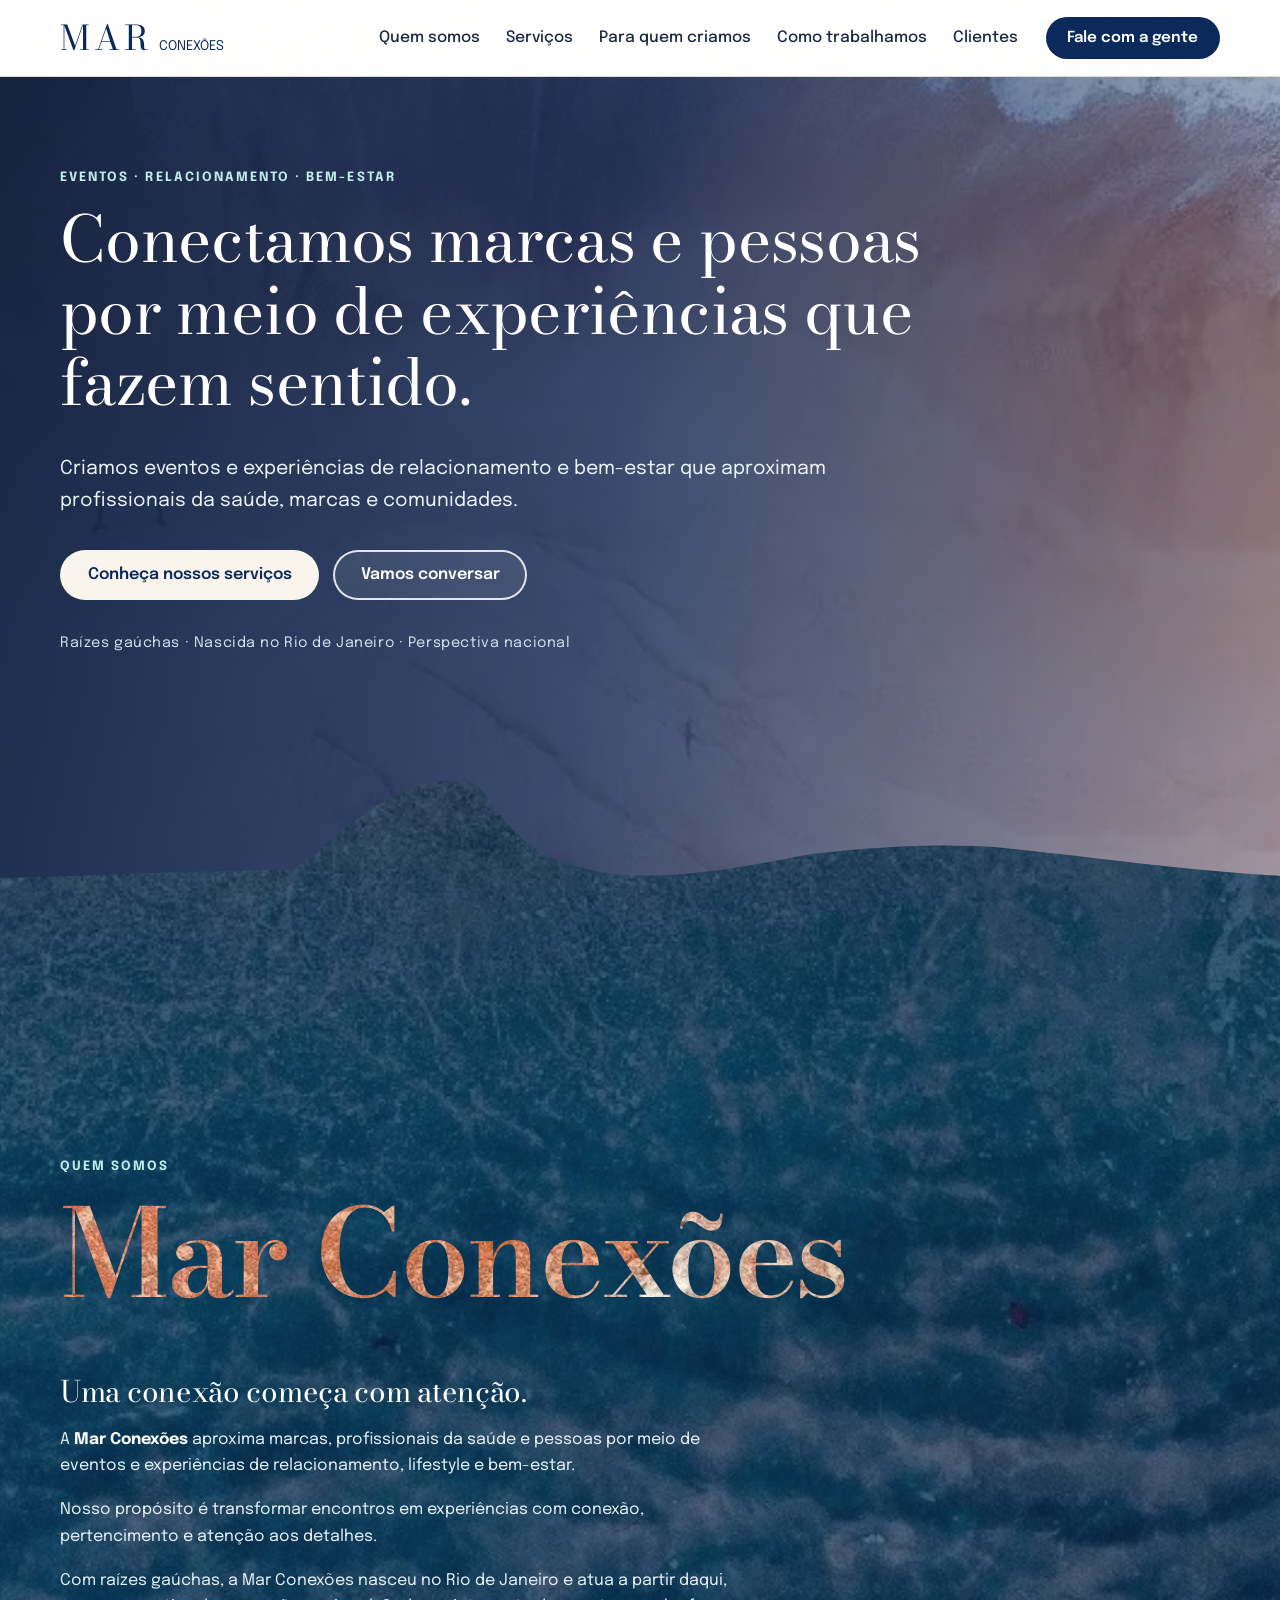
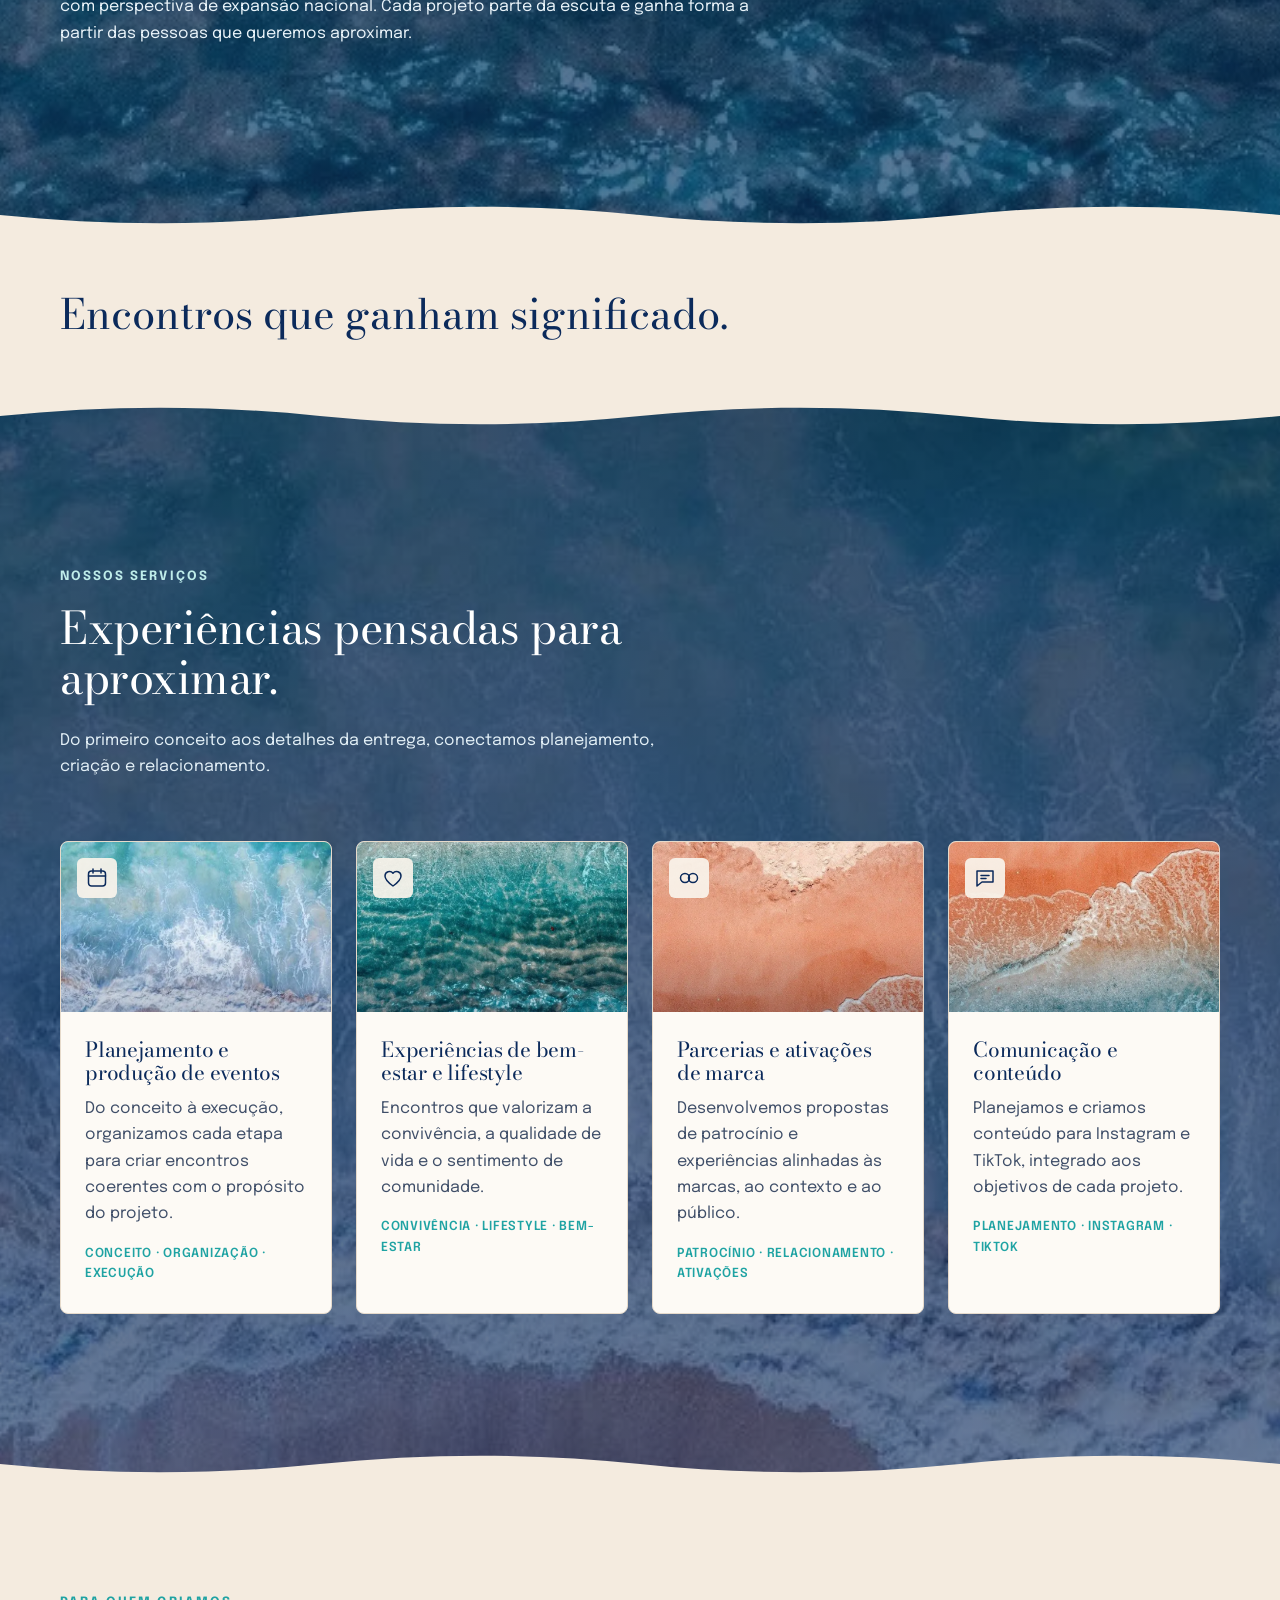
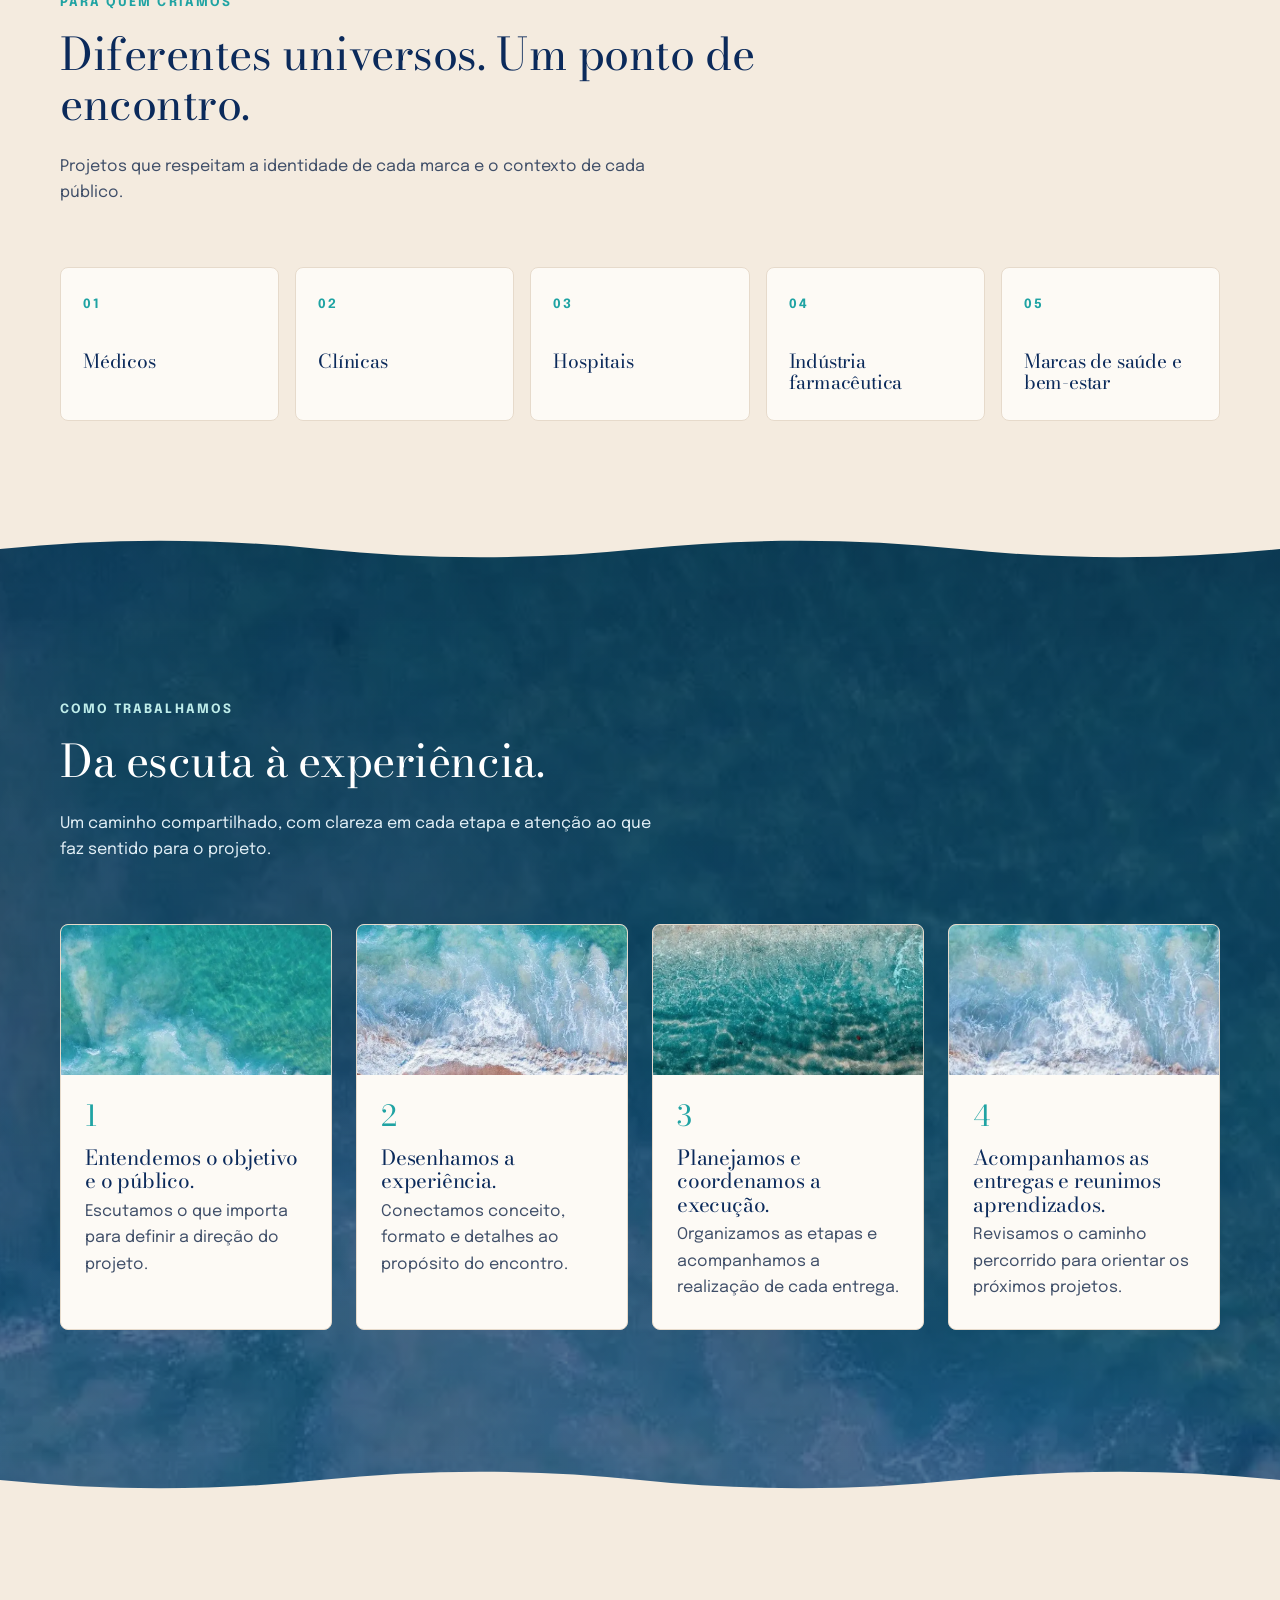
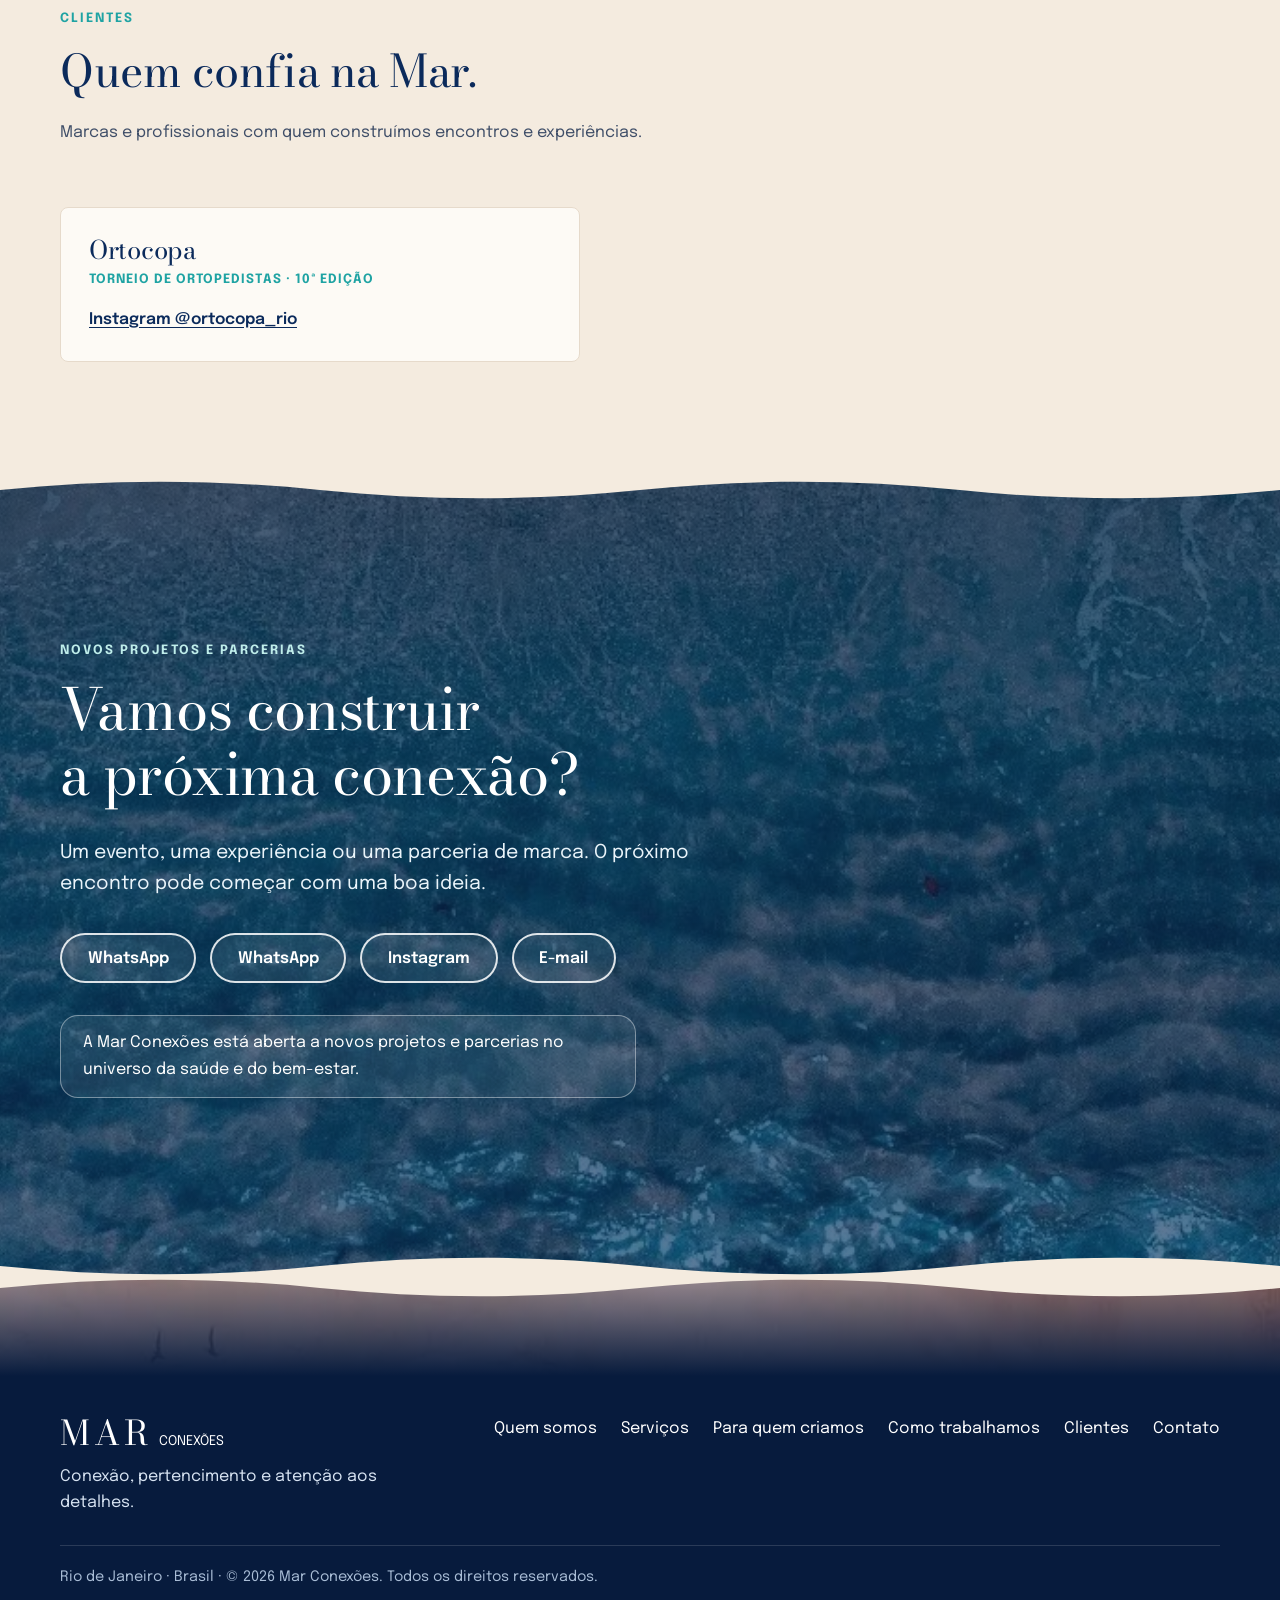
<file: index.html>
<!DOCTYPE html>
<html lang="pt-BR">
<head>
  <meta charset="utf-8">
  <meta name="viewport" content="width=device-width, initial-scale=1">
  <title>Mar Conexões | Eventos e experiências de relacionamento e bem-estar</title>
  <meta name="description" content="A Mar Conexões conecta marcas, profissionais da saúde e pessoas por meio de eventos, experiências de relacionamento, lifestyle e bem-estar. Atuação no Rio de Janeiro.">
  <meta name="theme-color" content="#0B2A5B">
  <meta property="og:type" content="website">
  <meta property="og:locale" content="pt_BR">
  <meta property="og:title" content="Mar Conexões">
  <meta property="og:description" content="Conectamos marcas e pessoas por meio de experiências que fazem sentido.">
  <link rel="icon" type="image/svg+xml" href="assets/favicon.svg">
    <link rel="preload" href="assets/fonts/Epilogue-Regular-400.woff2" as="font" type="font/woff2" crossorigin>
  <link rel="stylesheet" href="assets/css/styles.css">
</head>
<body>
  <a class="skip-link" href="#conteudo">Ir para o conteúdo</a>

  <header class="site-header">
    <div class="container header-inner">
      <a class="brand" href="index.html#inicio" aria-label="Mar Conexões — página inicial">
        <span class="brand-mar">MAR</span><small class="brand-sub">CONEXÕES</small>
      </a>
      <button class="menu-toggle" type="button" aria-expanded="false" aria-controls="menu" aria-label="Abrir menu"><span></span><span></span><span></span></button>
      <nav id="menu" class="main-nav" aria-label="Principal">
        <img class="nav-bg" src="assets/img/mar-turquesa-vertical.webp" alt="" loading="lazy" width="736" height="1308">
        <ul>
          <li><a href="index.html#quem-somos">Quem somos</a></li>
          <li><a href="index.html#servicos">Serviços</a></li>
          <li><a href="index.html#para-quem">Para quem criamos</a></li>
          <li><a href="index.html#como-trabalhamos">Como trabalhamos</a></li>
          <li data-clientes hidden><a href="index.html#clientes">Clientes</a></li>
        </ul>
        <a class="btn btn-primary nav-cta" href="index.html#contato">Fale com a gente</a>
      </nav>
    </div>
  </header>

  <main id="conteudo">
    <!-- 2. Abertura -->
    <section id="inicio" class="hero" aria-labelledby="hero-titulo">
      <img class="bg" src="assets/img/mar-areia-rosa-faixa.webp" alt="" width="736" height="420" fetchpriority="high" decoding="async">
      <div class="hero-overlay"></div>
      <div class="container hero-inner">
        <p class="eyebrow eyebrow-light">Eventos · Relacionamento · Bem-estar</p>
        <h1 id="hero-titulo">Conectamos marcas e pessoas por meio de experiências que fazem sentido.</h1>
        <p class="lead">Criamos eventos e experiências de relacionamento e bem-estar que aproximam profissionais da saúde, marcas e comunidades.</p>
        <div class="actions">
          <a class="btn btn-light" href="#servicos">Conheça nossos serviços</a>
          <a class="btn btn-ghost" href="#contato">Vamos conversar</a>
        </div>
        <p class="hero-loc">Raízes gaúchas · Nascida no Rio de Janeiro · Perspectiva nacional</p>
      </div>
      
    </section>

    <!-- 3. Quem somos -->
    <section id="quem-somos" class="section sea sea-agua" aria-labelledby="quem-titulo">
      <div class="container about-new">
        <p class="eyebrow eyebrow-light">Quem somos</p>
        <h2 id="quem-titulo" class="about-logo">Mar Conexões</h2>
        <div class="about-copy">
          <p class="about-statement">Uma conexão começa com atenção.</p>
          <p>A <strong>Mar Conexões</strong> aproxima marcas, profissionais da saúde e pessoas por meio de eventos e experiências de relacionamento, lifestyle e bem-estar.</p>
          <p>Nosso propósito é transformar encontros em experiências com conexão, pertencimento e atenção aos detalhes.</p>
          <p>Com raízes gaúchas, a Mar Conexões nasceu no Rio de Janeiro e atua a partir daqui, com perspectiva de expansão nacional. Cada projeto parte da escuta e ganha forma a partir das pessoas que queremos aproximar.</p>
        </div>
      </div>
    </section>

    <div class="band" role="presentation">
      <p class="band-text container">Encontros que ganham significado.</p>
    </div>

    <!-- 4. Serviços -->
    <section id="servicos" class="section sea sea-espuma" aria-labelledby="serv-titulo">
      <div class="container">
        <div class="section-head">
          <p class="eyebrow">Nossos serviços</p>
          <h2 id="serv-titulo">Experiências pensadas para aproximar.</h2>
          <p class="section-sub">Do primeiro conceito aos detalhes da entrega, conectamos planejamento, criação e relacionamento.</p>
        </div>
        <div class="cards cards-4">
          <article class="card">
            <div class="card-media"><img src="assets/img/mar-espuma-quadrado.webp" alt="" loading="lazy" width="560" height="560"><span class="card-icon" aria-hidden="true"><svg viewBox="0 0 24 24"><rect x="3.5" y="5" width="17" height="15" rx="3"/><path d="M8 3v4M16 3v4M3.5 10h17"/></svg></span></div>
            <div class="card-body"><h3>Planejamento e produção de eventos</h3><p>Do conceito à execução, organizamos cada etapa para criar encontros coerentes com o propósito do projeto.</p><small class="tags">Conceito · Organização · Execução</small></div>
          </article>
          <article class="card">
            <div class="card-media"><img src="assets/img/mar-agua-faixa.webp" alt="" loading="lazy" width="720" height="440"><span class="card-icon" aria-hidden="true"><svg viewBox="0 0 24 24"><path d="M12 20c-5-3.5-8-6.5-8-10a4.5 4.5 0 0 1 8-2.8A4.5 4.5 0 0 1 20 10c0 3.5-3 6.5-8 10z"/></svg></span></div>
            <div class="card-body"><h3>Experiências de bem-estar e lifestyle</h3><p>Encontros que valorizam a convivência, a qualidade de vida e o sentimento de comunidade.</p><small class="tags">Convivência · Lifestyle · Bem-estar</small></div>
          </article>
          <article class="card">
            <div class="card-media"><img src="assets/img/mar-areia-coral-faixa.webp" alt="" loading="lazy" width="720" height="420"><span class="card-icon" aria-hidden="true"><svg viewBox="0 0 24 24"><circle cx="8" cy="12" r="4.5"/><circle cx="16" cy="12" r="4.5"/></svg></span></div>
            <div class="card-body"><h3>Parcerias e ativações de marca</h3><p>Desenvolvemos propostas de patrocínio e experiências alinhadas às marcas, ao contexto e ao público.</p><small class="tags">Patrocínio · Relacionamento · Ativações</small></div>
          </article>
          <article class="card">
            <div class="card-media"><img src="assets/img/mar-onda-coral-faixa.webp" alt="" loading="lazy" width="720" height="440"><span class="card-icon" aria-hidden="true"><svg viewBox="0 0 24 24"><path d="M4 5h16v11H9l-5 4z"/><path d="M8 9.5h8M8 12.5h5"/></svg></span></div>
            <div class="card-body"><h3>Comunicação e conteúdo</h3><p>Planejamos e criamos conteúdo para Instagram e TikTok, integrado aos objetivos de cada projeto.</p><small class="tags">Planejamento · Instagram · TikTok</small></div>
          </article>
        </div>
      </div>
    </section>

    <!-- 5. Para quem criamos -->
    <section id="para-quem" class="section" aria-labelledby="quem-criamos-titulo">
      <div class="container">
        <div class="section-head">
          <p class="eyebrow">Para quem criamos</p>
          <h2 id="quem-criamos-titulo">Diferentes universos. Um ponto de encontro.</h2>
          <p class="section-sub">Projetos que respeitam a identidade de cada marca e o contexto de cada público.</p>
        </div>
        <ul class="audience">
          <li><span class="num">01</span><h3>Médicos</h3></li>
          <li><span class="num">02</span><h3>Clínicas</h3></li>
          <li><span class="num">03</span><h3>Hospitais</h3></li>
          <li><span class="num">04</span><h3>Indústria farmacêutica</h3></li>
          <li><span class="num">05</span><h3>Marcas de saúde e bem-estar</h3></li>
        </ul>
      </div>
    </section>

    <!-- 6. Como trabalhamos -->
    <section id="como-trabalhamos" class="section sea sea-turquesa" aria-labelledby="como-titulo">
      <div class="container">
        <div class="section-head">
          <p class="eyebrow">Como trabalhamos</p>
          <h2 id="como-titulo">Da escuta à experiência.</h2>
          <p class="section-sub">Um caminho compartilhado, com clareza em cada etapa e atenção ao que faz sentido para o projeto.</p>
        </div>
        <ol class="steps">
          <li class="step">
            <img src="assets/img/mar-turquesa-faixa.webp" alt="" loading="lazy" width="736" height="430">
            <span class="step-num">1</span>
            <h3>Entendemos o objetivo e o público.</h3><p>Escutamos o que importa para definir a direção do projeto.</p>
          </li>
          <li class="step">
            <img src="assets/img/mar-espuma-faixa.webp" alt="" loading="lazy" width="736" height="460">
            <span class="step-num">2</span>
            <h3>Desenhamos a experiência.</h3><p>Conectamos conceito, formato e detalhes ao propósito do encontro.</p>
          </li>
          <li class="step">
            <img src="assets/img/mar-transicao-quadrado.webp" alt="" loading="lazy" width="600" height="600">
            <span class="step-num">3</span>
            <h3>Planejamos e coordenamos a execução.</h3><p>Organizamos as etapas e acompanhamos a realização de cada entrega.</p>
          </li>
          <li class="step">
            <img src="assets/img/mar-espuma-quadrado.webp" alt="" loading="lazy" width="560" height="560">
            <span class="step-num">4</span>
            <h3>Acompanhamos as entregas e reunimos aprendizados.</h3><p>Revisamos o caminho percorrido para orientar os próximos projetos.</p>
          </li>
        </ol>
      </div>
    </section>

    <!-- Clientes (preenchido por assets/js/site-config.js; escondido enquanto a lista estiver vazia) -->
    <section id="clientes" class="section" aria-labelledby="clientes-titulo" hidden>
      <div class="container">
        <div class="section-head">
          <p class="eyebrow">Clientes</p>
          <h2 id="clientes-titulo">Quem confia na Mar.</h2>
          <p class="section-sub">Marcas e profissionais com quem construímos encontros e experiências.</p>
        </div>
        <ul id="clientes-lista" class="clients"></ul>
      </div>
    </section>

    <!-- 7. Contato -->
    <section id="contato" class="sea sea-agua contact-sea" aria-labelledby="contato-titulo">
      <div class="container contact-inner">
        <p class="eyebrow eyebrow-light">Novos projetos e parcerias</p>
        <h2 id="contato-titulo">Vamos construir<br>a próxima conexão?</h2>
        <p class="lead">Um evento, uma experiência ou uma parceria de marca. O próximo encontro pode começar com uma boa ideia.</p>
        <div id="contact-actions" class="actions"></div>
        <p class="contact-note">A Mar Conexões está aberta a novos projetos e parcerias no universo da saúde e do bem-estar.</p>
      </div>
    </section>
  </main>

  <footer class="site-footer">
    <div class="footer-strip" role="presentation"><img src="assets/img/mar-areia-rosa-faixa.webp" alt="" loading="lazy" width="736" height="420"></div>
    <div class="container footer-inner">
      <div>
        <a class="brand brand-footer" href="index.html#inicio" aria-label="Mar Conexões — início"><span class="brand-mar">MAR</span><small class="brand-sub">CONEXÕES</small></a>
        <p class="footer-tag">Conexão, pertencimento e atenção aos detalhes.</p>
      </div>
      <nav aria-label="Rodapé">
        <ul>
          <li><a href="index.html#quem-somos">Quem somos</a></li>
          <li><a href="index.html#servicos">Serviços</a></li>
          <li><a href="index.html#para-quem">Para quem criamos</a></li>
          <li><a href="index.html#como-trabalhamos">Como trabalhamos</a></li>
          <li data-clientes hidden><a href="index.html#clientes">Clientes</a></li>
          <li><a href="index.html#contato">Contato</a></li>
        </ul>
      </nav>
    </div>
    <p class="container copyright">Rio de Janeiro · Brasil · © <span id="ano">2026</span> Mar Conexões. Todos os direitos reservados.</p>
  </footer>

  <script src="assets/js/site-config.js"></script>
  <script src="assets/js/main.js"></script>
</body>
</html>
</file>
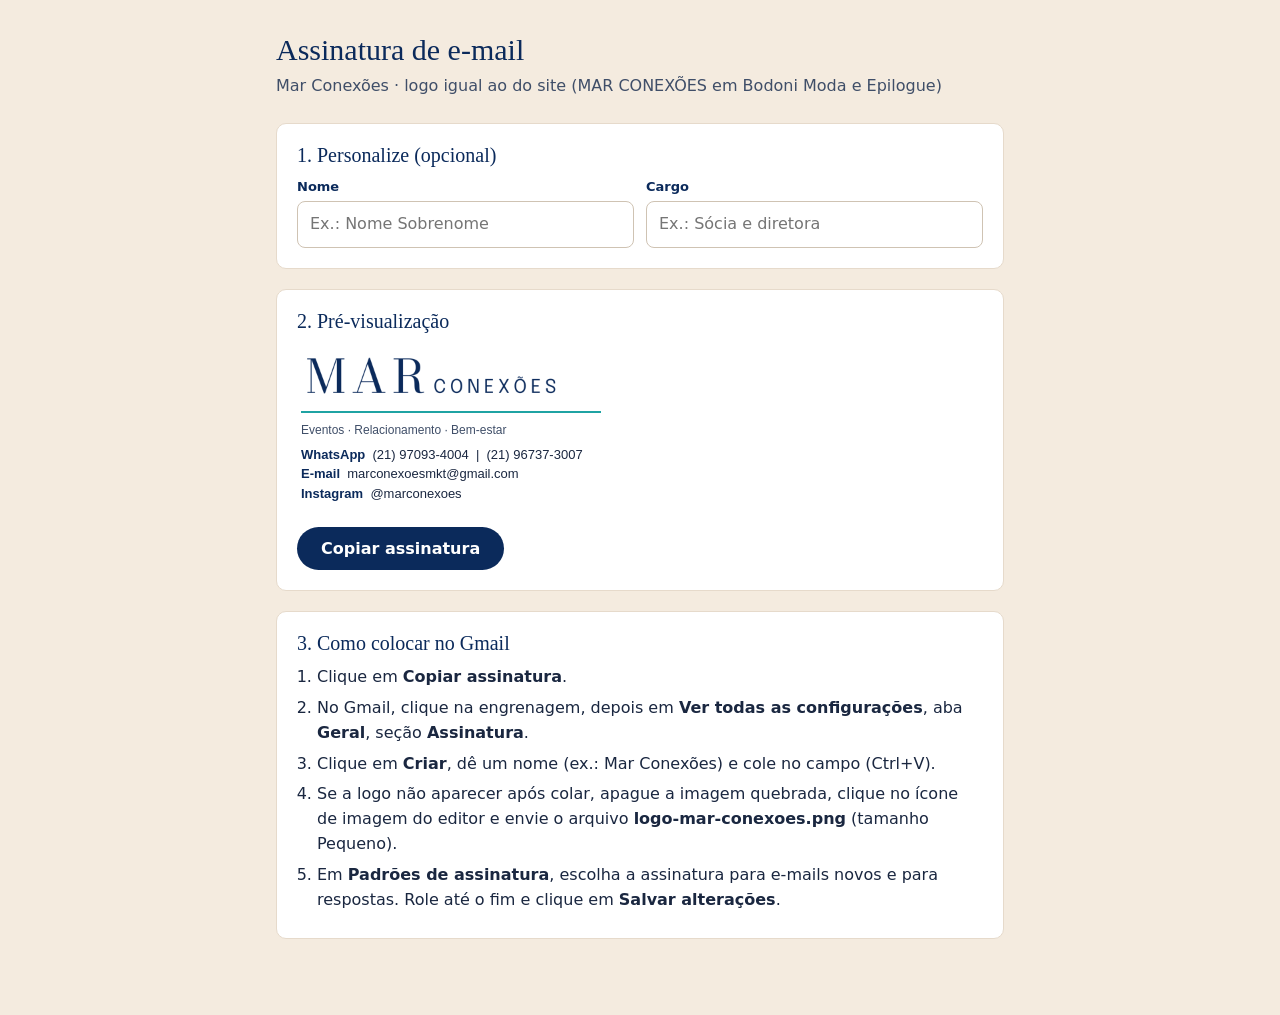
<file: assinatura-gmail/assinatura.html>
<!doctype html>
<html lang="pt-BR"><head><meta charset="utf-8"><meta name="viewport" content="width=device-width,initial-scale=1">
<title>Assinatura de e-mail | Mar Conexões</title>
<style>
:root{--navy:#0B2A5B;--teal:#1FA3A3;--sand:#F4EBDF;--ink:#1A2740;--muted:#3F4E68}
*{box-sizing:border-box}
body{margin:0;background:var(--sand);color:var(--ink);font:16px/1.55 system-ui,-apple-system,"Segoe UI",Roboto,Arial,sans-serif}
main{max-width:760px;margin:0 auto;padding:32px 16px 56px}
h1{font:400 30px/1.2 'Bodoni Moda',Georgia,serif;color:var(--navy);margin:0 0 6px}
p.sub{margin:0 0 24px;color:var(--muted)}
.card{background:#fff;border:1px solid #E6DACB;border-radius:10px;padding:20px;margin-bottom:20px}
.row{display:flex;gap:12px;flex-wrap:wrap}
label{display:block;font-size:13px;font-weight:600;color:var(--navy);margin-bottom:4px}
input{width:100%;padding:10px 12px;border:1px solid #cfc3b3;border-radius:8px;font:inherit}
.row>div{flex:1 1 240px}
button{background:var(--navy);color:#fff;border:0;border-radius:999px;padding:12px 24px;font:600 16px system-ui;cursor:pointer}
button:hover{background:var(--teal)}
#ok{margin-left:12px;color:#0b7a4b;font-weight:600;display:none}
ol{padding-left:20px;margin:0}li{margin-bottom:6px}
h2{font:400 20px 'Bodoni Moda',Georgia,serif;color:var(--navy);margin:0 0 10px}
#preview{background:#fff;padding:8px 4px}
</style></head><body><main>
<h1>Assinatura de e-mail</h1>
<p class="sub">Mar Conexões · logo igual ao do site (MAR CONEXÕES em Bodoni Moda e Epilogue)</p>

<section class="card">
  <h2>1. Personalize (opcional)</h2>
  <div class="row">
    <div><label for="nome">Nome</label><input id="nome" placeholder="Ex.: Nome Sobrenome"></div>
    <div><label for="cargo">Cargo</label><input id="cargo" placeholder="Ex.: Sócia e diretora"></div>
  </div>
</section>

<section class="card">
  <h2>2. Pré-visualização</h2>
  <div id="preview">
<!--ASSINATURA-->
<table cellpadding="0" cellspacing="0" border="0" style="font-family:Arial,Helvetica,sans-serif;font-size:13px;line-height:1.5;color:#1A2740;border-collapse:collapse">
<tr id="linhaNome" style="display:none"><td style="padding:0 0 8px 0"><div id="pNome" style="font-size:15px;font-weight:bold;color:#0B2A5B"></div><div id="pCargo" style="font-size:13px;color:#3F4E68"></div></td></tr>
<tr><td style="padding:0 0 10px 0"><img src="[data-uri]" width="260" height="50" alt="Mar Conexões" style="display:block;border:0;width:260px;height:50px"></td></tr>
<tr><td style="border-top:2px solid #1FA3A3;padding:8px 0 0 0;width:300px">
<div style="font-size:12px;color:#3F4E68;padding-bottom:6px">Eventos · Relacionamento · Bem-estar</div>
<div><b style="color:#0B2A5B">WhatsApp</b>&nbsp; <a href="https://wa.me/5521970934004" style="color:#1A2740;text-decoration:none">(21) 97093-4004</a> &nbsp;|&nbsp; <a href="https://wa.me/5521967373007" style="color:#1A2740;text-decoration:none">(21) 96737-3007</a></div>
<div><b style="color:#0B2A5B">E-mail</b>&nbsp; <a href="mailto:marconexoesmkt@gmail.com" style="color:#1A2740;text-decoration:none">marconexoesmkt@gmail.com</a></div>
<div><b style="color:#0B2A5B">Instagram</b>&nbsp; <a href="https://instagram.com/marconexoes" style="color:#1A2740;text-decoration:none">@marconexoes</a></div>
</td></tr>
</table>
<!--/ASSINATURA-->
  </div>
  <p style="margin:16px 0 0"><button id="copiar" type="button">Copiar assinatura</button><span id="ok">Copiada!</span></p>
</section>

<section class="card">
  <h2>3. Como colocar no Gmail</h2>
  <ol>
    <li>Clique em <b>Copiar assinatura</b>.</li>
    <li>No Gmail, clique na engrenagem, depois em <b>Ver todas as configurações</b>, aba <b>Geral</b>, seção <b>Assinatura</b>.</li>
    <li>Clique em <b>Criar</b>, dê um nome (ex.: Mar Conexões) e cole no campo (Ctrl+V).</li>
    <li>Se a logo não aparecer após colar, apague a imagem quebrada, clique no ícone de imagem do editor e envie o arquivo <b>logo-mar-conexoes.png</b> (tamanho Pequeno).</li>
    <li>Em <b>Padrões de assinatura</b>, escolha a assinatura para e-mails novos e para respostas. Role até o fim e clique em <b>Salvar alterações</b>.</li>
  </ol>
</section>
</main>
<script>
(function(){
  var n=document.getElementById('nome'),c=document.getElementById('cargo');
  function up(){
    document.getElementById('pNome').textContent=n.value.trim();
    document.getElementById('pCargo').textContent=c.value.trim();
    document.getElementById('linhaNome').style.display=(n.value.trim()||c.value.trim())?'table-row':'none';
  }
  n.addEventListener('input',up);c.addEventListener('input',up);
  document.getElementById('copiar').addEventListener('click',function(){
    var el=document.getElementById('preview'),ok=document.getElementById('ok');
    function done(){ok.style.display='inline';setTimeout(function(){ok.style.display='none'},2500)}
    var html=el.innerHTML;
    if(window.ClipboardItem&&navigator.clipboard&&navigator.clipboard.write){
      navigator.clipboard.write([new ClipboardItem({'text/html':new Blob([html],{type:'text/html'}),'text/plain':new Blob([el.innerText],{type:'text/plain'})})]).then(done).catch(fallback);
    }else fallback();
    function fallback(){
      var r=document.createRange();r.selectNodeContents(el);
      var s=window.getSelection();s.removeAllRanges();s.addRange(r);
      try{document.execCommand('copy');done()}catch(e){}
    }
  });
})();
</script></body></html>
</file>
<file: assets/css/styles.css>
/* ==========================================================================
   Mar Conexões — estilos. Cores e fontes: edite as variáveis em :root.
   ========================================================================== */
/* Fontes próprias (arquivos em assets/fonts): Bodoni Moda (serifa de luxo) nos títulos e no nome; Epilogue no texto. */
@font-face { font-family: "Bodoni Moda"; font-weight: 400; font-style: normal; font-display: swap; src: url("../fonts/BodoniModa-400.woff2") format("woff2"); }
@font-face { font-family: "Bodoni Moda"; font-weight: 500 700; font-style: normal; font-display: swap; src: url("../fonts/BodoniModa-600.woff2") format("woff2"); }
@font-face { font-family: "Epilogue"; font-weight: 400; font-style: normal; font-display: swap; src: url("../fonts/Epilogue-Regular-400.woff2") format("woff2"); }
@font-face { font-family: "Epilogue"; font-weight: 500; font-style: normal; font-display: swap; src: url("../fonts/Epilogue-Medium-500.woff2") format("woff2"); }
@font-face { font-family: "Epilogue"; font-weight: 600; font-style: normal; font-display: swap; src: url("../fonts/Epilogue-SemiBold-600.woff2") format("woff2"); }
@font-face { font-family: "Epilogue"; font-weight: 700 800; font-style: normal; font-display: swap; src: url("../fonts/Epilogue-Bold-700.woff2") format("woff2"); }
:root {
  --navy: #0B2A5B;
  --navy-deep: #071B3D;
  --teal: #1FA3A3;
  --teal-soft: #DDF1F0;
  --coral: #E9917A;
  --sand: #F4EBDF;
  --sand-light: #FAF5EC;
  --paper: #FDFAF5;
  --ink: #1A2740;
  --muted: #3F4E68;
  --line: #E6DACB;
  --white: #fff;
  --font-display: "Bodoni Moda", "Didot", "Bodoni 72", Georgia, serif;
  --font-body: "Epilogue", system-ui, -apple-system, "Segoe UI", Roboto, Arial, sans-serif;
  --radius: 8px;
  --header-h: 76px;
  --wave-h: 44px;
  --link-h: 240px;
  --link-overlap: 80px;
  --wave-link: url("data:image/svg+xml,%3Csvg xmlns='http://www.w3.org/2000/svg' viewBox='0 0 1440 240' preserveAspectRatio='none'%3E%3Cpath d='M0 240V106C100 104 230 98 323 98C360 90 410 22 490 10C515 6 535 8 548 24C575 60 600 90 690 102C760 108 830 96 900 84C960 76 1060 70 1130 76C1220 84 1330 98 1440 104V240Z'/%3E%3C/svg%3E");
  --wave-top: url("data:image/svg+xml,%3Csvg xmlns='http://www.w3.org/2000/svg' viewBox='0 0 1440 80' preserveAspectRatio='none'%3E%3Cpath transform='translate(0 80) scale(1 -1)' d='M0 0H1440V40C1320 20 1200 20 1080 40C960 60 840 60 720 40C600 20 480 20 360 40C240 60 120 60 0 40Z'/%3E%3C/svg%3E");
  --hero-wave: url("data:image/svg+xml,%3Csvg xmlns='http://www.w3.org/2000/svg' viewBox='0 0 1440 80' preserveAspectRatio='none'%3E%3Cpath d='M0 0H1440V40C1320 20 1200 20 1080 40C960 60 840 60 720 40C600 20 480 20 360 40C240 60 120 60 0 40Z'/%3E%3C/svg%3E");
  /* Textura de areia: grãos finos gerados em SVG (sem arquivo de imagem). */
  --sand-grain: url("data:image/svg+xml,%3Csvg xmlns='http://www.w3.org/2000/svg' width='240' height='240'%3E%3Cfilter id='g' x='0' y='0' width='100%25' height='100%25'%3E%3CfeTurbulence type='fractalNoise' baseFrequency='.9' numOctaves='3' stitchTiles='stitch'/%3E%3CfeColorMatrix values='0 0 0 0 .55 0 0 0 0 .42 0 0 0 0 .28 0 0 0 .55 0'/%3E%3C/filter%3E%3Crect width='100%25' height='100%25' filter='url(%23g)' opacity='.5'/%3E%3C/svg%3E");
}
*, *::before, *::after { box-sizing: border-box; }
html { scroll-behavior: smooth; scroll-padding-top: calc(var(--header-h) + 8px); }
body { margin: 0; font-family: var(--font-body); color: var(--ink); background: var(--sand); line-height: 1.65; font-size: 1rem; -webkit-font-smoothing: antialiased; }
body.menu-open { overflow: hidden; }
/* Fundo de areia (foto) fixo atrás de toda a página, suavizado para manter o texto legível. */
body::before { content: ""; position: fixed; inset: 0; z-index: -1; pointer-events: none; background: linear-gradient(rgba(250,244,234,.5), rgba(250,244,234,.5)), url("../img/areia-textura.webp") center / cover no-repeat; }
img { max-width: 100%; display: block; }
h1, h2, h3 { font-family: var(--font-display); color: var(--navy); font-weight: 400; line-height: 1.12; margin: 0 0 .55em; letter-spacing: -.01em; }
h1 { font-size: clamp(2.3rem, 5.2vw, 4rem); }
h2 { font-size: clamp(1.9rem, 3.8vw, 2.8rem); }
h3 { font-size: 1.3rem; }
p { margin: 0 0 1.1em; }
a { color: var(--navy); }
:focus-visible { outline: 3px solid var(--teal); outline-offset: 3px; border-radius: 6px; }
.container { width: min(1160px, 100% - 40px); margin-inline: auto; }
.skip-link { position: absolute; left: 12px; top: -60px; background: var(--navy); color: #fff; padding: 10px 16px; border-radius: 8px; z-index: 100; }
.skip-link:focus { top: 12px; }

.eyebrow { font-size: .8rem; letter-spacing: .16em; text-transform: uppercase; font-weight: 700; color: var(--teal); margin-bottom: 1rem; }
.eyebrow-light { color: #BFEDEA; }
.lead { font-size: 1.2rem; max-width: 40em; }

/* Botões */
.btn { display: inline-flex; align-items: center; justify-content: center; padding: .85em 1.6em; border-radius: 999px; font-weight: 600; font-size: 1rem; text-decoration: none; border: 2px solid transparent; transition: background .2s, color .2s, border-color .2s, transform .2s; line-height: 1.2; }
.btn:hover { transform: translateY(-2px); }
.btn-primary { background: var(--navy); color: #fff; }
.btn-primary:hover { background: var(--teal); }
.btn-light { background: var(--sand-light); color: var(--navy); }
.btn-light:hover { background: var(--teal-soft); }
.btn-ghost { border-color: rgba(255,255,255,.85); color: #fff; background: rgba(255,255,255,.08); }
.btn-outline { border-color: var(--navy); color: var(--navy); background: transparent; }
.btn-outline:hover { background: rgba(11,42,91,.08); }
.btn-ghost:hover { background: rgba(255,255,255,.22); }
.actions { display: flex; flex-wrap: wrap; gap: 14px; margin-top: 2rem; }
.actions[hidden], [hidden] { display: none !important; }

/* Cabeçalho */
.site-header { position: sticky; top: 0; z-index: 50; background: rgba(255,255,255,.98); border-bottom: 1px solid var(--line); }
.header-inner { height: var(--header-h); display: flex; align-items: center; justify-content: space-between; gap: 16px; }
.brand { display: inline-flex; align-items: baseline; gap: 6px; line-height: 1; text-decoration: none; color: var(--navy); position: relative; z-index: 3; white-space: nowrap; }
.brand-mar { font: 400 34px/1 var(--font-display); letter-spacing: 4px; }
\.brand-sub { font-family: var(--font-body); font-size: 14px; letter-spacing: 3px; }
.brand-footer { color: #fff; margin-bottom: 14px; }
.main-nav { display: flex; align-items: center; gap: 28px; }
.main-nav ul { display: flex; gap: 26px; list-style: none; margin: 0; padding: 0; }
.main-nav ul a { text-decoration: none; font-weight: 500; font-size: .98rem; color: var(--ink); padding: 6px 0; border-bottom: 2px solid transparent; }
.main-nav ul a:hover { border-color: var(--teal); }
.main-nav .btn { padding: .65em 1.3em; font-size: .95rem; }
.nav-bg { display: none; }
.menu-toggle { display: none; position: relative; z-index: 3; width: 46px; height: 46px; border: 0; background: transparent; cursor: pointer; border-radius: 12px; }
.menu-toggle span { position: absolute; left: 11px; right: 11px; height: 2px; background: var(--navy); border-radius: 2px; transition: transform .25s, opacity .2s, top .25s; }
.menu-toggle span:nth-child(1) { top: 16px; } .menu-toggle span:nth-child(2) { top: 22px; } .menu-toggle span:nth-child(3) { top: 28px; }
.menu-toggle[aria-expanded="true"] span { background: #fff; }
.menu-toggle[aria-expanded="true"] span:nth-child(1) { top: 22px; transform: rotate(45deg); }
.menu-toggle[aria-expanded="true"] span:nth-child(2) { opacity: 0; }
.menu-toggle[aria-expanded="true"] span:nth-child(3) { top: 22px; transform: rotate(-45deg); }

@media (max-width: 899px) {
  .menu-toggle { display: block; }
  .main-nav { position: fixed; inset: 0; z-index: 2; flex-direction: column; justify-content: center; align-items: flex-start; gap: 28px; padding: 100px 28px 40px; background: var(--navy-deep); overflow: hidden; visibility: hidden; opacity: 0; transition: opacity .25s, visibility .25s; }
  .main-nav.is-open { visibility: visible; opacity: 1; }
  .main-nav::after { content: ""; position: absolute; inset: 0; background: linear-gradient(180deg, rgba(7,27,61,.82), rgba(11,42,91,.7)); z-index: 0; }
  .nav-bg { display: block; position: absolute; inset: 0; width: 100%; height: 100%; object-fit: cover; z-index: 0; }
  .main-nav > :not(.nav-bg) { position: relative; z-index: 1; }
  .main-nav ul { flex-direction: column; gap: 6px; }
  .main-nav ul a { color: #fff; font-family: var(--font-display); font-size: 2rem; border: 0; }
  .main-nav .btn { background: #fff; color: var(--navy); }
  body.menu-open .brand { color: #fff; }
}

/* Camadas de imagem */
.bg { position: absolute; inset: 0; width: 100%; height: 100%; object-fit: cover; z-index: 0; }
.photo-overlay { position: absolute; inset: 0; z-index: 1; background: linear-gradient(180deg, rgba(7,27,61,.6), rgba(11,42,91,.5)); }
.photo-overlay-strong { background: linear-gradient(120deg, rgba(7,27,61,.86), rgba(11,42,91,.6) 60%, rgba(14,90,110,.35)); }

/* Abertura */
.hero { position: relative; min-height: min(86vh, 760px); display: flex; align-items: center; color: #fff; overflow: hidden; background: var(--navy); padding: 90px 0 240px; }
.hero .bg { object-position: 50% 40%; }
.hero-overlay { position: absolute; inset: 0; z-index: 1; background: linear-gradient(100deg, rgba(7,27,61,.92) 0%, rgba(11,42,91,.78) 48%, rgba(11,42,91,.3) 100%); }
.hero-inner { position: relative; z-index: 2; }

.hero h1 { color: #fff; max-width: 14em; }
.hero .lead { color: #EAF4FA; }
/* Curva ondulada no fim do hero (recorte, para o fundo de areia aparecer por trás). */
.hero { -webkit-mask: none; mask: none; }

/* Seções */
.section { padding: clamp(72px, 10vw, 128px) 0; position: relative; }
.section-tint { background: transparent; }
.section-head { max-width: 46rem; margin-bottom: clamp(36px, 5vw, 60px); }
.section-head-light h2 { color: #fff; }

/* Quem somos */
.about { display: grid; grid-template-columns: 1fr 1fr; gap: clamp(36px, 6vw, 90px); align-items: center; }
.about-visual { position: relative; padding-bottom: 60px; }
.frame { margin: 0; overflow: hidden; border-radius: var(--radius); box-shadow: none; }
.frame img { width: 100%; height: 100%; object-fit: cover; }
.frame-tall { width: 74%; aspect-ratio: 4/5; border-radius: 0; clip-path: url(#onda-a); }
.frame-small { position: absolute; right: 0; bottom: 0; width: 46%; aspect-ratio: 1; border-radius: 0; clip-path: url(#onda-b); }
.about-text p { color: var(--muted); }
.about-text strong { color: var(--navy); }
.founders { list-style: none; padding: 0; margin: 2rem 0 0; display: flex; flex-wrap: wrap; gap: 14px; }
.founders li { display: flex; align-items: center; gap: 14px; padding: 12px 22px 12px 12px; border: 1px solid var(--line); border-radius: 999px; }
.founders strong { display: block; line-height: 1.2; color: var(--navy); }
.founders span:not(.avatar) { font-size: .85rem; color: var(--muted); }
.avatar { width: 46px; height: 46px; border-radius: 50%; background: var(--navy); color: #fff; display: grid; place-items: center; font-family: var(--font-display); font-size: 1.3rem; }
.avatar-teal { background: var(--teal); }

/* Faixa divisória */
.band { position: relative; height: clamp(180px, 24vw, 280px); overflow: hidden; display: flex; align-items: center; background: var(--navy); }
.band img { position: absolute; inset: 0; width: 100%; height: 100%; object-fit: cover; object-position: 50% 40%; }
.band::after { content: ""; position: absolute; inset: 0; background: linear-gradient(90deg, rgba(7,27,61,.7), rgba(11,42,91,.2)); }
.band-text { position: relative; z-index: 1; color: #fff; font-family: var(--font-display); font-size: clamp(1.7rem, 3.6vw, 2.6rem); line-height: 1.15; margin: 0 auto; max-width: 1160px; }

/* Serviços */
.cards { display: grid; gap: 24px; }
.cards-4 { grid-template-columns: repeat(4, 1fr); }
.card { background: var(--paper); border-radius: var(--radius); overflow: hidden; border: 1px solid var(--line); display: flex; flex-direction: column; transition: transform .25s, box-shadow .25s; }
.card:hover { transform: translateY(-2px); box-shadow: 0 18px 36px -28px rgba(11,42,91,.35); }
.card-media { position: relative; height: 170px; background: var(--navy); }
.card-media img { width: 100%; height: 100%; object-fit: cover; }
.card-media::after { content: ""; position: absolute; inset: 0; background: linear-gradient(180deg, rgba(11,42,91,0) 55%, rgba(11,42,91,.25)); }
.card-icon { position: absolute; z-index: 1; left: 16px; top: 16px; width: 40px; height: 40px; border-radius: 6px; background: rgba(250,245,236,.92); display: grid; place-items: center; }
.card-icon svg { width: 24px; height: 24px; fill: none; stroke: var(--navy); stroke-width: 1.5; stroke-linecap: round; stroke-linejoin: round; }
.card-body { padding: 26px 24px 28px; }
.card-body h3 { font-size: 1.3rem; }
.card-body p { margin: 0; color: var(--muted); font-size: 1rem; }
@media (max-width: 1099px) { .cards-4 { grid-template-columns: repeat(2, 1fr); } }
@media (max-width: 599px) { .cards-4 { grid-template-columns: 1fr; } }

/* Para quem criamos */
.section-photo { color: #fff; overflow: hidden; background: var(--navy); }
.section-photo .container { position: relative; z-index: 2; }
.audience { list-style: none; padding: 0; margin: 0; display: grid; grid-template-columns: repeat(5, 1fr); gap: 16px; }
.audience li { padding: 26px 22px; border-radius: var(--radius); background: var(--paper); border: 1px solid var(--line); }
.audience h3 { color: var(--navy); font-size: 1.2rem; margin: 0; }
.num { display: block; font-size: .8rem; letter-spacing: .15em; font-weight: 700; color: var(--teal); margin-bottom: 36px; }
@media (max-width: 1099px) { .audience { grid-template-columns: repeat(6, 1fr); } .audience li { grid-column: span 2; } .audience li:nth-child(n+4) { grid-column: span 3; } }
@media (max-width: 699px) { .audience li, .audience li:nth-child(n+4) { grid-column: span 3; } .audience li:last-child { grid-column: 1 / -1; } .num { margin-bottom: 20px; } }

/* Como trabalhamos */
.steps { list-style: none; padding: 0; margin: 0; display: grid; grid-template-columns: repeat(4, 1fr); gap: 24px; position: relative; counter-reset: s; }
.step { position: relative; z-index: 1; display: flex; flex-direction: column; border: 1px solid var(--line); border-radius: var(--radius); background: var(--paper); overflow: hidden; padding-bottom: 28px; }
.step img { width: 100%; height: 150px; object-fit: cover; margin-bottom: 0; }
.step-num { align-self: flex-start; margin: 18px 0 6px 24px; font-family: var(--font-display); font-size: 1.8rem; color: var(--teal); letter-spacing: .04em; }
.step h3, .step p { padding: 0 24px; }
.step h3 { margin-bottom: .3em; }
.step p { margin: 0; color: var(--muted); }
@media (max-width: 1099px) { .steps { grid-template-columns: 1fr 1fr; } }
@media (max-width: 599px) { .steps { grid-template-columns: 1fr; } }

/* Contato */
.contact, .notfound { position: relative; overflow: hidden; color: #fff; background: var(--navy); padding: clamp(80px, 12vw, 150px) 0; }
.notfound { min-height: 70vh; display: flex; align-items: center; }
.contact-inner { position: relative; z-index: 2; }
.notfound h1 { color: #fff; max-width: 15em; }
.contact .lead, .notfound .lead { color: #EAF4FA; }
.contact-note { margin-top: 2rem; padding: 14px 22px; display: inline-block; border: 1px solid rgba(255,255,255,.4); border-radius: 999px; background: rgba(255,255,255,.1); }

/* Rodapé */
.site-footer { background: var(--navy-deep); color: #D7E3F2; }
.footer-strip { height: 110px; position: relative; overflow: hidden; }
.footer-strip img { width: 100%; height: 100%; object-fit: cover; object-position: 50% 50%; }
.footer-strip::after { content: ""; position: absolute; inset: 0; background: linear-gradient(180deg, rgba(7,27,61,.25), var(--navy-deep)); }
.footer-inner { display: flex; flex-wrap: wrap; justify-content: space-between; gap: 32px; padding: 40px 0 28px; }
.footer-tag { margin: 0; max-width: 24em; }
.site-footer ul { list-style: none; margin: 0; padding: 0; display: flex; flex-wrap: wrap; gap: 8px 24px; }
.site-footer a { color: #fff; text-decoration: none; }
.site-footer a:hover { text-decoration: underline; text-underline-offset: 4px; }
.copyright { margin: 0 auto; padding: 20px 0 32px; border-top: 1px solid rgba(255,255,255,.14); font-size: .9rem; color: #A9BDD6; }

/* Responsivo */
@media (max-width: 899px) {
  .about { grid-template-columns: 1fr; }
  .about-visual { max-width: 480px; }
  .hero { padding: 70px 0 190px; min-height: 82vh; }
  .hero-overlay { background: linear-gradient(180deg, rgba(7,27,61,.9), rgba(11,42,91,.72)); }
}
@media (prefers-reduced-motion: reduce) { html { scroll-behavior: auto; } *, *::before, *::after { transition: none !important; } }

.section-sub { color: var(--muted); max-width: 38em; }
.tags { display: block; margin-top: 1rem; font-size: .78rem; letter-spacing: .06em; text-transform: uppercase; color: var(--teal); font-weight: 600; }
.hero-loc { margin: 2rem 0 0; font-size: .9rem; letter-spacing: .04em; color: #CFE6F0; }
.section-head-light .section-sub { color: #E3F0F7; }

/* Seções "mar": foto de mar com bordas onduladas; as demais seguem sobre o fundo de areia. */
.sea { --top-mask: var(--wave-top); --top-h: var(--wave-h); position: relative; color: #fff; margin-block: calc(var(--wave-h) * -.5); padding-block: calc(clamp(72px, 10vw, 128px) + var(--wave-h)); z-index: 1; background: linear-gradient(rgba(7,27,61,.72), rgba(11,42,91,.62)), var(--sea-img) center / cover no-repeat; -webkit-mask: var(--top-mask) top / 100% var(--top-h) no-repeat, linear-gradient(#000,#000) 0 var(--top-h) / 100% calc(100% - var(--top-h) - var(--wave-h) + 2px) no-repeat, var(--hero-wave) bottom / 100% var(--wave-h) no-repeat; mask: var(--top-mask) top / 100% var(--top-h) no-repeat, linear-gradient(#000,#000) 0 var(--top-h) / 100% calc(100% - var(--top-h) - var(--wave-h) + 2px) no-repeat, var(--hero-wave) bottom / 100% var(--wave-h) no-repeat; }
.sea-agua { --sea-img: url("../img/mar-agua-faixa.webp"); }
.sea-espuma { --sea-img: url("../img/mar-espuma-faixa.webp"); }
.sea-turquesa { --sea-img: url("../img/mar-turquesa-faixa.webp"); }
.sea h2, .sea h3, .sea .section-sub { color: #fff; }
.sea .eyebrow { color: #BFEDEA; }
.sea .card h3, .sea .step h3 { color: var(--navy); }
.sea .eyebrow-light { color: #BFEDEA; }
.sea .card p, .sea .step p { color: var(--muted); }
.sea .section-sub { color: #E3F0F7; }
/* Rodapé com borda superior ondulada */
.site-footer { -webkit-mask: var(--wave-top) top / 100% var(--wave-h) no-repeat, linear-gradient(#000,#000) bottom / 100% calc(100% - var(--wave-h) + 1px) no-repeat; mask: var(--wave-top) top / 100% var(--wave-h) no-repeat, linear-gradient(#000,#000) bottom / 100% calc(100% - var(--wave-h) + 1px) no-repeat; }
/* Faixa e contato sobre areia */
.band { background: transparent; height: auto; padding: clamp(40px, 6vw, 80px) 0; display: block; }
.band::after { display: none; }
.band-text { position: static; color: var(--navy); }
/* Quem somos: nome com a foto dentro das letras */
.about-new { text-align: left; }
.about-logo { font-size: clamp(2.8rem, 9.5vw, 7.6rem); line-height: 1; font-weight: 600; letter-spacing: -.02em; white-space: nowrap; margin: 0 0 .4em; color: transparent; background: url("../img/mar-coral-vertical.webp") center 48% / cover; -webkit-background-clip: text; background-clip: text; -webkit-text-fill-color: transparent; padding-bottom: .1em; }
.about-copy { max-width: 44rem; }
.about-copy .about-statement { font-family: var(--font-display); font-size: clamp(1.5rem, 3vw, 2.2rem); line-height: 1.15; font-weight: 400; color: #fff; letter-spacing: -.01em; margin-bottom: .6em; letter-spacing: -.01em; }
.about-copy p { font-size: 1rem; line-height: 1.65; color: #EAF4FA; }
.about-copy strong { color: #fff; }
@media (max-width: 699px) { :root { --wave-h: 28px; --link-h: 130px; --link-overlap: 40px; --header-h: 72px; } }

/* Primeiro e segundo slides: o mar de cima invade o da esquerda; à direita fica uma faixa de terra. */
#quem-somos { --top-mask: var(--wave-link); --top-h: var(--link-h); margin-top: calc(var(--wave-h) * -1 - var(--link-overlap)); padding-top: calc(var(--link-h) + var(--link-overlap) + clamp(32px, 5vw, 64px)); }
.about-copy .about-statement { font-size: clamp(1.2rem, 2.5vw, 1.85rem); white-space: nowrap; }
@media (max-width: 599px) { .about-copy .about-statement { white-space: normal; } }
/* Contato sobre o mar */
.contact-sea h2 { font-size: clamp(2.2rem, 5vw, 3.6rem); max-width: 15em; }
.contact-sea .lead { color: #EAF4FA; max-width: 36em; }
.contact-sea .contact-note { margin-top: 2rem; max-width: 36em; padding: 14px 22px; border: 1px solid rgba(255,255,255,.4); border-radius: 18px; background: rgba(255,255,255,.08); display: block; }
@media (max-width: 899px) { .footer-inner .brand-footer { align-items: flex-start; } }

/* Clientes */
.clients { list-style: none; margin: 0; padding: 0; display: grid; grid-template-columns: repeat(auto-fit, minmax(min(100%, 340px), 520px)); gap: 20px; }
.client { background: var(--paper); border: 1px solid var(--line); border-radius: var(--radius); padding: 28px; }
.client-logo { max-height: 64px; width: auto; object-fit: contain; margin-bottom: 16px; }
.client-name { font-size: 1.6rem; margin: 0 0 .2em; }
.client-type { color: var(--teal); font-size: .8rem; letter-spacing: .08em; text-transform: uppercase; font-weight: 700; margin: 0 0 1rem; }
.client-desc { color: var(--muted); }
.client-tags { list-style: none; margin: 0 0 1.2rem; padding: 0; display: flex; flex-wrap: wrap; gap: 8px; }
.client-tags li { padding: 6px 14px; border: 1px solid var(--line); border-radius: 999px; font-size: .85rem; color: var(--navy); }
.client-info { display: grid; grid-template-columns: auto 1fr; gap: 6px 16px; margin: 0 0 1.2rem; font-size: .95rem; color: var(--muted); }
.client-info dt { font-weight: 700; color: var(--navy); }
.client-info dd { margin: 0; }
.client-info a, .client-link { color: var(--navy); text-underline-offset: 3px; }
.client-link { font-weight: 600; }
@media (max-width: 599px) { .client-info { grid-template-columns: 1fr; gap: 0; } .client-info dd { margin-bottom: 8px; } }

@media (max-width: 599px) { .brand-mar { font-size: 26px; letter-spacing: 2px; } .brand-sub { font-size: 13px; letter-spacing: 2px; } .brand { gap: 5px; } }
</file>
